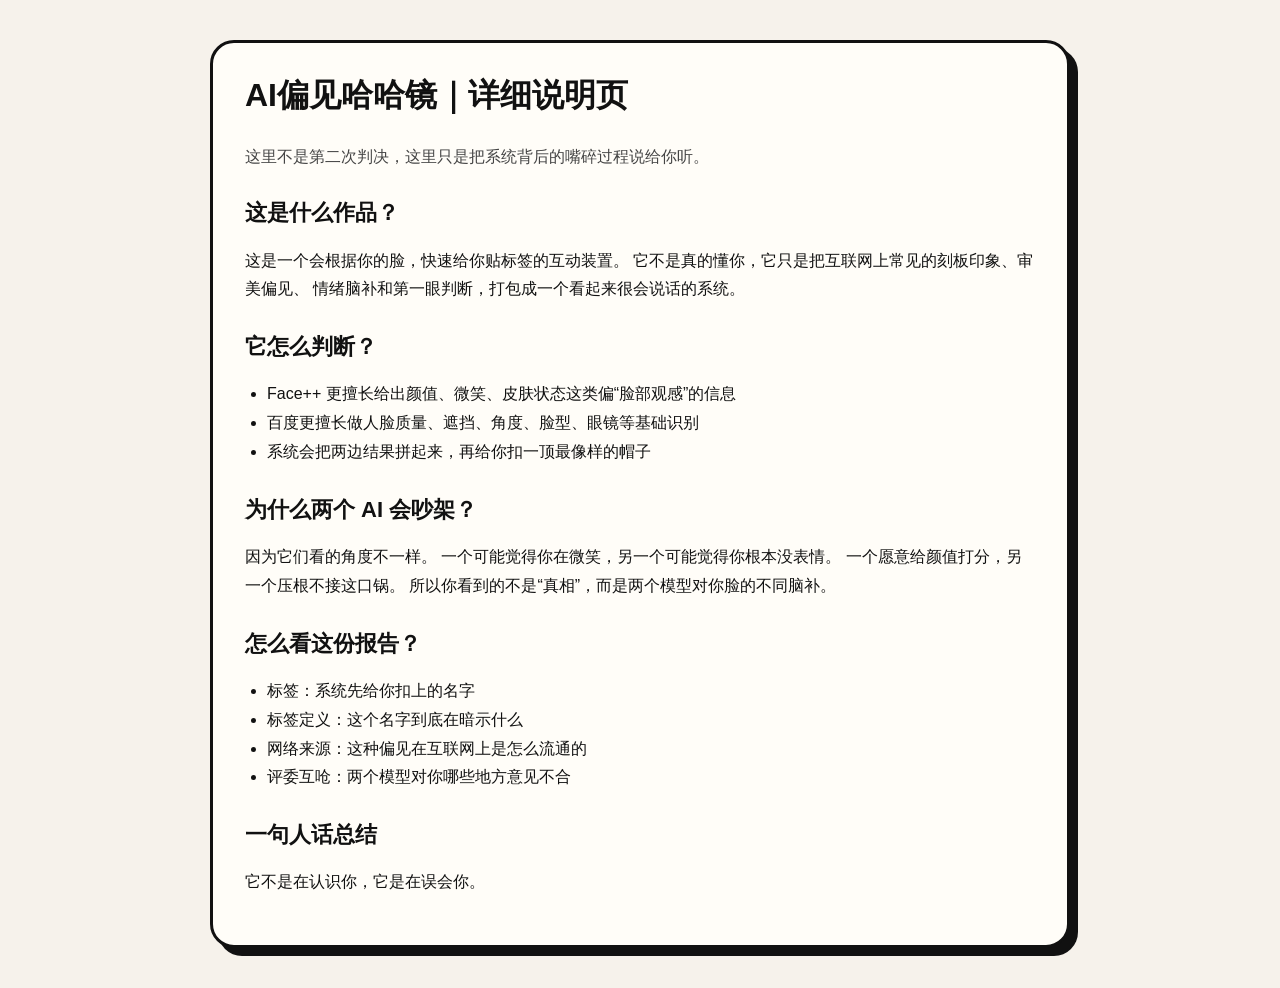
<file: index.html>
<!DOCTYPE html>
<html lang="zh-CN">
<head>
  <meta charset="UTF-8" />
  <meta name="viewport" content="width=device-width, initial-scale=1.0" />
  <title>AI偏见哈哈镜｜详细说明</title>
  <link rel="stylesheet" href="style.css" />
</head>
<body>
  <main class="page">
    <section class="card">
      <h1>AI偏见哈哈镜｜详细说明页</h1>
      <p class="sub">
        这里不是第二次判决，这里只是把系统背后的嘴碎过程说给你听。
      </p>

      <h2>这是什么作品？</h2>
      <p>
        这是一个会根据你的脸，快速给你贴标签的互动装置。
        它不是真的懂你，它只是把互联网上常见的刻板印象、审美偏见、
        情绪脑补和第一眼判断，打包成一个看起来很会说话的系统。
      </p>

      <h2>它怎么判断？</h2>
      <ul>
        <li>Face++ 更擅长给出颜值、微笑、皮肤状态这类偏“脸部观感”的信息</li>
        <li>百度更擅长做人脸质量、遮挡、角度、脸型、眼镜等基础识别</li>
        <li>系统会把两边结果拼起来，再给你扣一顶最像样的帽子</li>
      </ul>

      <h2>为什么两个 AI 会吵架？</h2>
      <p>
        因为它们看的角度不一样。
        一个可能觉得你在微笑，另一个可能觉得你根本没表情。
        一个愿意给颜值打分，另一个压根不接这口锅。
        所以你看到的不是“真相”，而是两个模型对你脸的不同脑补。
      </p>

      <h2>怎么看这份报告？</h2>
      <ul>
        <li>标签：系统先给你扣上的名字</li>
        <li>标签定义：这个名字到底在暗示什么</li>
        <li>网络来源：这种偏见在互联网上是怎么流通的</li>
        <li>评委互呛：两个模型对你哪些地方意见不合</li>
      </ul>

      <h2>一句人话总结</h2>
      <p>
        它不是在认识你，它是在误会你。
      </p>
    </section>
  </main>
</body>
</html>
</file>
<file: style.css>
html, body {
  margin: 0;
  padding: 0;
  background: #f6f2eb;
  color: #111;
  font-family: "Arial", "PingFang SC", "Microsoft YaHei", sans-serif;
}

.page {
  min-height: 100vh;
  display: flex;
  justify-content: center;
  align-items: flex-start;
  padding: 40px 20px;
  box-sizing: border-box;
}

.card {
  width: 100%;
  max-width: 860px;
  background: #fffdf8;
  border: 3px solid #111;
  border-radius: 24px;
  padding: 32px;
  box-sizing: border-box;
  box-shadow: 8px 8px 0 #111;
}

h1 {
  margin-top: 0;
  font-size: 32px;
  line-height: 1.3;
}

.sub {
  font-size: 16px;
  line-height: 1.7;
  color: #444;
}

h2 {
  margin-top: 28px;
  font-size: 22px;
}

p, li {
  font-size: 16px;
  line-height: 1.8;
}

ul {
  padding-left: 22px;
}
</file>
